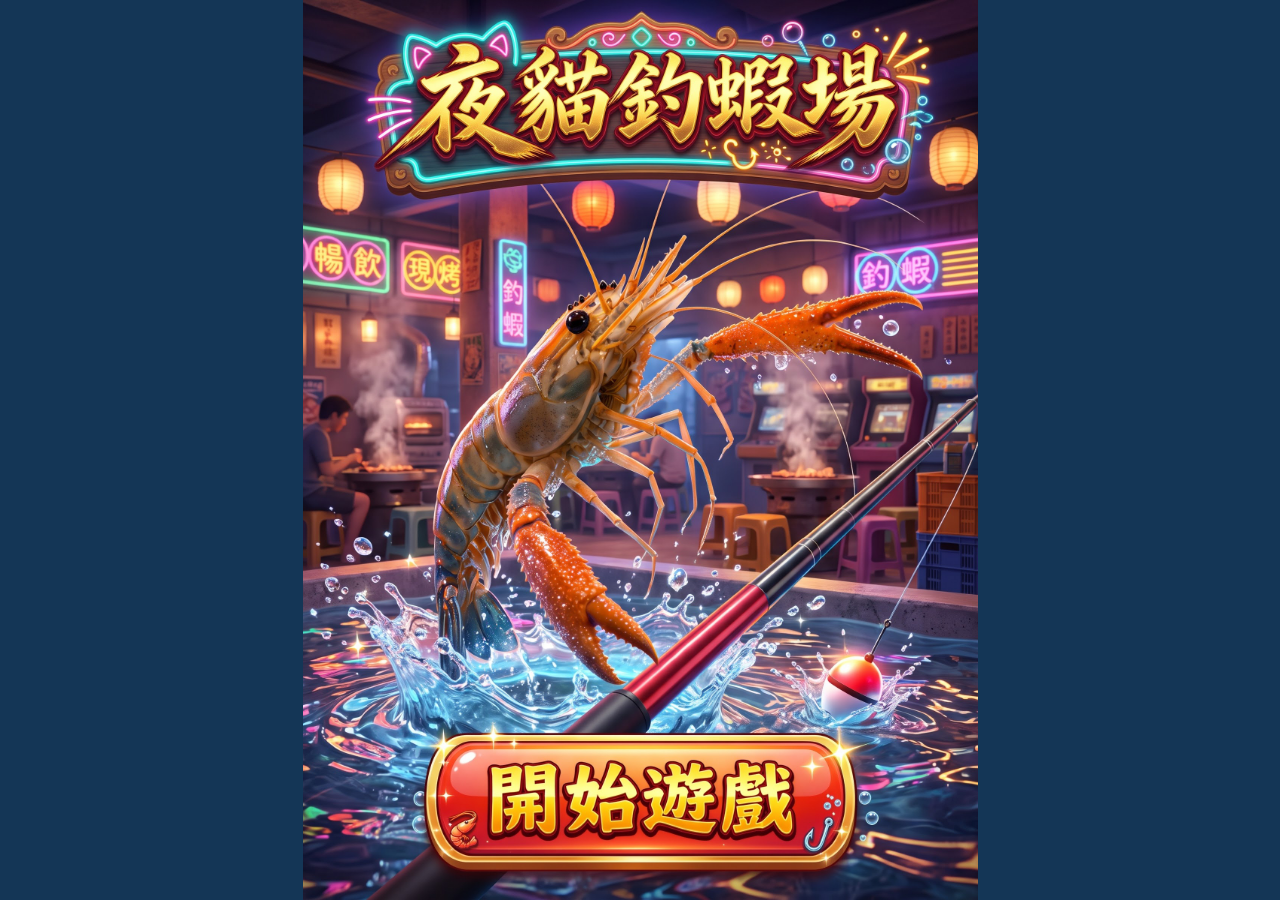
<file: index.html>
<!DOCTYPE html>
<html lang="zh-HK">
<head>
  <meta charset="UTF-8" />
  <meta name="viewport" content="width=device-width, initial-scale=1, viewport-fit=cover" />
  <meta name="theme-color" content="#101614" />
  <title>夜貓釣蝦場｜香港釣蝦模擬</title>
  <meta name="description" content="香港釣蝦場娛樂模擬器：拋竿、睇浮標、開槍、搏蝦。純娛樂，唔係真實投注。" />
  <meta property="og:type" content="website" />
  <meta property="og:locale" content="zh_HK" />
  <meta property="og:site_name" content="夜貓釣蝦場" />
  <meta property="og:title" content="夜貓釣蝦場｜香港釣蝦模擬" />
  <meta property="og:description" content="香港釣蝦場娛樂模擬器：拋竿、睇浮標、開槍、搏蝦。純娛樂，唔係真實投注。" />
  <meta property="og:url" content="https://louischeng111-cmd.github.io/nightcat-prawing/" />
  <meta property="og:image" content="https://louischeng111-cmd.github.io/nightcat-prawing/covers/1792923156254.jpg" />
  <meta property="og:image:width" content="1792" />
  <meta property="og:image:height" content="2400" />
  <meta property="og:image:alt" content="夜貓釣蝦場霓虹夜市封面：霓虹招牌、大蝦躍出水面、釣竿浮標" />
  <meta name="twitter:card" content="summary_large_image" />
  <meta name="twitter:title" content="夜貓釣蝦場｜香港釣蝦模擬" />
  <meta name="twitter:description" content="香港釣蝦場娛樂模擬器：拋竿、睇浮標、開槍、搏蝦。純娛樂，唔係真實投注。" />
  <meta name="twitter:image" content="https://louischeng111-cmd.github.io/nightcat-prawing/covers/1792923156254.jpg" />
  <link rel="preload" as="image" href="covers/1792923156254.jpg" />
  <link rel="preconnect" href="https://fonts.googleapis.com" />
  <link rel="preconnect" href="https://fonts.gstatic.com" crossorigin />
  <link href="https://fonts.googleapis.com/css2?family=Noto+Sans+TC:wght@400;600;700;900&family=Zen+Maru+Gothic:wght@500;700;900&display=swap" rel="stylesheet" />
  <script src="data/palette.js?v=gear2x-v1"></script>
  <link rel="stylesheet" href="styles.css?v=gear2x-v1" />
</head>
<body>
  <div id="app">
    <div id="canvas-wrap" aria-hidden="true"></div>

    <!-- Cover splash. Dismiss to the existing setup screen. -->
    <section id="splash" class="splash" aria-label="夜貓釣蝦場">
      <div class="splash-frame">
        <img src="covers/1792923156254.jpg" alt="夜貓釣蝦場霓虹夜市封面：霓虹招牌、大蝦躍出水面、釣竿浮標" />
        <button type="button" class="splash-start" id="btn-splash-start">
          <span class="splash-start-label">開始遊戲</span>
        </button>
      </div>
    </section>

    <!-- Setup -->
    <section id="setup" class="screen" aria-label="揀裝備" aria-hidden="true" inert>
      <div class="logo">
        <div class="badge">HK INDOOR PRAWNING</div>
        <h1><span class="mark">夜貓</span>釣蝦場</h1>
        <p>香港室內釣蝦場 · 寫實娛樂模擬</p>
      </div>
      <div class="setup-card">
        <div class="setup-section">
          <h2>1. 蝦竿</h2>
          <div class="option-row cols-3" id="opt-rod" role="listbox" aria-label="釣竿"></div>
        </div>
        <div class="setup-section">
          <h2>2. 阿波／標</h2>
          <div class="option-row cols-3" id="opt-float" role="listbox" aria-label="浮標"></div>
        </div>
        <div class="setup-section">
          <h2>3. 餌</h2>
          <div class="option-row cols-3" id="opt-bait" role="listbox" aria-label="餌"></div>
        </div>
        <div class="setup-section">
          <h2>4. 水深</h2>
          <div class="option-row cols-3" id="opt-depth" role="listbox" aria-label="水深"></div>
        </div>
        <div class="setup-section">
          <h2>5. 池位</h2>
          <div class="option-row cols-3" id="opt-seat" role="listbox" aria-label="池位"></div>
        </div>
        <button type="button" class="btn btn-primary" id="btn-start">入場開釣</button>
        <p class="disclaimer">娛樂模擬，唔係真實投注 · 同任何釣蝦場／彩票無關</p>
      </div>
    </section>

    <!-- HUD -->
    <div id="hud" class="hidden" aria-live="polite">
      <div class="top-bar">
        <div class="pill-row">
          <span class="pill" id="pill-basket" title="蝦簍"><span class="k">已釣</span><span class="v"><strong id="basket-count">0</strong><em>尾</em></span></span>
          <span class="pill" title="總重"><span class="k">總重量</span><span class="v"><strong id="basket-weight">0.0</strong><em>兩</em></span></span>
          <span class="pill" id="pill-dex" title="圖鑑"><span class="k">圖鑑</span><span class="v"><strong id="dex-count">0/6</strong></span></span>
          <span class="pill" id="pill-coins" title="夜幣"><span class="k">夜幣</span><span class="v"><strong id="coin-count">0</strong></span></span>
          <span class="pill status" id="pill-status">待命</span>
        </div>
        <div class="hud-tools">
          <button type="button" class="sound-pill" id="btn-sound" title="聲效" aria-pressed="false">♪ 音效關</button>
          <div class="icon-row">
            <button type="button" class="icon-btn" id="btn-shop" title="商店／月卡">🛒</button>
            <button type="button" class="icon-btn" id="btn-contracts" title="今日合約">📋</button>
            <button type="button" class="icon-btn" id="btn-dex" title="圖鑑">🦐</button>
            <button type="button" class="icon-btn" id="btn-boss" title="老闆冇蝦啊">📢</button>
            <button type="button" class="icon-btn" id="btn-guide" title="操作說明">📖</button>
            <button type="button" class="icon-btn" id="btn-basket" title="蝦簍">🧺</button>
          </div>
        </div>
      </div>
      <div class="contract-strip" id="contract-strip" aria-label="今日合約"></div>
      <div class="bite-flash" id="bite-flash">滅頂！快開槍！</div>
      <div class="wow-stamp" id="wow-stamp" aria-hidden="true"></div>
      <div class="tension-wrap" id="tension-wrap">
        <div class="tension-label">線張力 · <span id="tension-state">適中</span></div>
        <div class="tension-bar"><div class="tension-fill" id="tension-fill"></div></div>
        <div class="tension-hint" id="tension-hint">按住「開槍」拉緊 · 鬆開放線</div>
      </div>
      <div class="bottom-bar">
        <div class="toast" id="toast" role="status"></div>
        <div class="secondary-actions">
          <button type="button" class="btn btn-action" id="btn-cast">拋竿</button>
          <button type="button" class="btn btn-action" id="btn-tease" disabled>逗蝦</button>
        </div>
        <button type="button" class="btn btn-action fire" id="btn-strike" disabled><span class="bolt" aria-hidden="true">⚡</span>開槍</button>
      </div>
    </div>

    <div class="boss-banner" id="boss-banner" role="status">
      <strong>老闆：「得啦得啦，即刻倒蝦！」</strong>
      <span>活蝦入池，就餌率短暫上升 · 撳呢度關閉</span>
    </div>

    <p class="tiny-foot">娛樂模擬 · 唔係真實投注</p>

    <!-- Guide -->
    <div class="modal-backdrop hidden" id="modal-guide" role="dialog" aria-modal="true" aria-labelledby="guide-title">
      <div class="modal">
        <h3 id="guide-title">操作說明</h3>
        <ol>
          <li>撳「拋竿」將餌落水，盯住水面浮標。</li>
          <li>浮標會試探點動；真正「滅頂」（沉落水）就即刻「開槍」或撳空白鍵。</li>
          <li>搏蝦時按住「開槍」拉緊、鬆開放線；張力太高斷線，太低走蝦。</li>
          <li>「逗蝦」輕提一下，有機會催促就餌。</li>
          <li>「📢」叫老闆倒蝦，短暫提升活躍度。</li>
          <li>入場前揀水深：淺／中／深會影響邊種蝦較易上鉤。</li>
          <li>📋 今日合約、🦐 圖鑑會跟住你嘅漁獲更新（本地存檔）。</li>
          <li>🛒 商店用夜幣買外觀／便利；月卡係沙盒解鎖，唔加咬口。</li>
        </ol>
        <div class="actions">
          <button type="button" class="btn btn-primary" id="btn-guide-close" style="width:auto">明白</button>
        </div>
      </div>
    </div>

    <!-- Basket -->
    <div class="modal-backdrop hidden" id="modal-basket" role="dialog" aria-modal="true" aria-labelledby="basket-title">
      <div class="modal">
        <h3 id="basket-title">蝦簍</h3>
        <div class="basket-stats">
          <div><span class="n" id="modal-count">0</span><span class="l">尾數</span></div>
          <div><span class="n" id="modal-weight">0.0</span><span class="l">總重（兩）</span></div>
        </div>
        <ul class="basket-list" id="basket-list"></ul>
        <div class="actions">
          <button type="button" class="btn btn-ghost" id="btn-basket-close">關閉</button>
        </div>
      </div>
    </div>

    <!-- Contracts -->
    <div class="modal-backdrop hidden" id="modal-contracts" role="dialog" aria-modal="true" aria-labelledby="contracts-title">
      <div class="modal">
        <h3 id="contracts-title">今日合約</h3>
        <ul class="contract-list" id="contracts-list"></ul>
        <p class="modal-note">每日刷新 · 完成只係進度，唔會課金</p>
        <div class="actions">
          <button type="button" class="btn btn-ghost" id="btn-contracts-close">關閉</button>
        </div>
      </div>
    </div>

    <!-- Dex / 圖鑑 -->
    <div class="modal-backdrop hidden" id="modal-dex" role="dialog" aria-modal="true" aria-labelledby="dex-title">
      <div class="modal modal-wide">
        <h3 id="dex-title">蝦類圖鑑</h3>
        <div class="dex-grid" id="dex-grid"></div>
        <p class="modal-note">首次入簍先解鎖 · 本地存檔</p>
        <div class="actions">
          <button type="button" class="btn btn-ghost" id="btn-dex-close">關閉</button>
        </div>
      </div>
    </div>

    <!-- Shop / Pass -->
    <div class="modal-backdrop hidden" id="modal-shop" role="dialog" aria-modal="true" aria-labelledby="shop-title">
      <div class="modal modal-wide">
        <h3 id="shop-title">商店 · 夜幣／月卡</h3>
        <p class="modal-note">沙盒試買 · 唔係真實收費 · <strong>唔賣咬鉤機率</strong></p>
        <div class="shop-pass" id="shop-pass"></div>
        <h4 class="shop-sub">夜幣商品</h4>
        <div class="shop-grid" id="shop-grid"></div>
        <p class="modal-note" id="shop-balance">夜幣：0</p>
        <div class="actions">
          <button type="button" class="btn btn-ghost" id="btn-shop-close">關閉</button>
        </div>
      </div>
    </div>

    <!-- Result -->
    <div class="modal-backdrop hidden" id="modal-result" role="dialog" aria-modal="true">
      <div class="modal">
        <div class="result-card" id="result-card"></div>
        <div class="actions" style="justify-content:center">
          <button type="button" class="btn btn-primary" id="btn-result-ok" style="width:auto;min-width:140px">繼續開釣</button>
        </div>
      </div>
    </div>
  </div>

  <div id="turn-portrait" class="turn-portrait" role="status">請轉直機玩</div>

  <script>
    (function () {
      function preferPortrait() {
        try {
          var o = screen.orientation;
          if (!o || typeof o.lock !== "function") return;
          var done = function () {};
          var fail = function () {
            try {
              var again = o.lock("portrait");
              if (again && typeof again.catch === "function") again.catch(done);
            } catch (e2) {}
          };
          var first = o.lock("portrait-primary");
          if (first && typeof first.catch === "function") first.catch(fail);
        } catch (e) {}
      }
      preferPortrait();
      window.addEventListener("pointerdown", preferPortrait, { passive: true });
    })();
  </script>
  <script src="vendor/three.min.js?v=gear2x-v1"></script>
  <script src="data/species.js?v=gear2x-v1"></script>
  <script src="data/techniques.js?v=gear2x-v1"></script>
  <script src="data/progress.js?v=gear2x-v1"></script>
  <script src="data/shop.js?v=gear2x-v1"></script>
  <script src="data/sponsors.js?v=gear2x-v1"></script>
  <script src="data/wow.js?v=gear2x-v1"></script>
  <script src="app.js?v=gear2x-v1"></script>
</body>
</html>
</file>
<file: styles.css>
/* 夜貓釣蝦場 — AU warehouse UI.
   Runtime colors come from data/palette.js (inline on <html>).
   Fallbacks below match that file so the sheet still paints if the script is blocked. */
:root {
  --bg: #101614;
  --bg-warm: #101614;
  --chrome: #101614;
  --card: #101d1a;
  --line: #2f9a78;
  --neon: #2bff88;
  --orange: #f26512;
  --orange-hot: #ff8a2a;
  --gold: #ffca28;
  --hud-text: #f4faf6;
  --sage: #8fd4b4;
  --wall: #e8e2dc;
  --wall-deep: #d9d3cc;
  --panel: #f7f4ef;
  --panel-dark: #14211c;
  --paper: #f7f4ef;
  --paper-shade: #efeae3;
  --ink: #161311;
  --text: #161311;
  --text-on-dark: #f4faf6;
  --accent: #f26512;
  --accent-deep: #f26512;
  --brush: #e06a22;
  --brush-deep: #c44712;
  --accent-blue: #0e8c90;
  --sea: #0e8c90;
  --sea-bright: #14a3a0;
  --sea-deep: #143656;
  --sea-surface: #12b0aa;
  --sea-highlight: #1ec4bc;
  --sea-button: #8eafd0;
  --rod-red: #c51628;
  --rod-black: #1a1c20;
  --amber: #ffca28;
  --amber-soft: #ffca28;
  --muted: #6e6860;
  --muted-on-dark: #b7c4bc;
  --danger: #b42318;
  --ok: #1b7a45;
  --warn: #a56b12;
  --border: rgba(47, 154, 120, 0.45);
  --shadow: 0 10px 28px rgba(0, 0, 0, 0.35);
  --radius: 14px;
  --font: "Noto Sans TC", "PingFang HK", "Microsoft JhengHei", system-ui, sans-serif;
  --display: "Zen Maru Gothic", "Noto Sans TC", "PingFang HK", system-ui, sans-serif;
}

* { box-sizing: border-box; margin: 0; padding: 0; }

html, body {
  height: 100%;
  overflow: hidden;
  background: var(--bg);
  color: var(--text-on-dark);
  font-family: var(--font);
  -webkit-tap-highlight-color: transparent;
  user-select: none;
}

#app { position: relative; width: 100%; height: 100%; }

#canvas-wrap {
  position: absolute;
  z-index: 0;
  top: calc(8.8rem + env(safe-area-inset-top, 0px));
  right: 0.55rem;
  bottom: calc(8.35rem + env(safe-area-inset-bottom, 0px));
  left: 0.55rem;
  border-radius: 16px;
  overflow: hidden;
  background: var(--sage);
  /* Middle-view drag is look-yaw; don't let the browser steal it. */
  touch-action: none;
}
@media (min-width: 840px) {
  #canvas-wrap {
    top: calc(8.2rem + env(safe-area-inset-top, 0px));
    right: 1rem;
    left: 1rem;
    border-radius: 18px;
  }
}
@media (max-height: 520px) {
  #canvas-wrap {
    top: 4.5rem;
    bottom: 6.5rem;
  }
}
#canvas-wrap canvas {
  display: block;
  width: 100% !important;
  height: 100% !important;
}

/* ——— Cover splash (neon night-market poster; the art already carries
   a 開始遊戲 button, so the invisible start button sits over it) ——— */
.splash {
  position: absolute;
  inset: 0;
  z-index: 40;
  display: flex;
  align-items: center;
  justify-content: center;
  background: var(--sea-deep);
  cursor: pointer;
}
.splash.hidden { display: none; }
.splash-frame {
  position: relative;
  width: min(100vw, calc(100dvh * 3 / 4));
  height: min(100dvh, calc(100vw * 4 / 3));
}
.splash-frame img {
  display: block;
  width: 100%;
  height: 100%;
  object-fit: fill;
  pointer-events: none;
  user-select: none;
}
/* Hit target sits on the painted 「開始遊戲」 pill (≈26–74% × 70–86% of the 3:4 art). */
.splash-start {
  position: absolute;
  left: 12%;
  top: 82%;
  width: 76%;
  height: 14%;
  padding: 0;
  border: 0;
  border-radius: 999px;
  background: transparent;
  cursor: pointer;
}
.splash-start-label {
  position: absolute;
  width: 1px;
  height: 1px;
  padding: 0;
  margin: -1px;
  overflow: hidden;
  clip: rect(0, 0, 0, 0);
  white-space: nowrap;
  border: 0;
}
.splash-start:hover,
.splash-start:focus-visible {
  background: rgba(255, 255, 255, 0.16);
  box-shadow:
    inset 0 0 0 3px rgba(255, 255, 255, 0.92),
    0 0 28px rgba(255, 255, 255, 0.35);
  outline: none;
}

/* ——— Setup ——— */
.screen {
  position: absolute;
  inset: 0;
  z-index: 20;
  display: flex;
  flex-direction: column;
  align-items: center;
  justify-content: center;
  padding: 1rem;
  color: var(--ink);
  background:
    radial-gradient(ellipse at 50% -12%, rgba(255, 252, 248, 0.95), transparent 58%),
    linear-gradient(180deg, var(--wall) 0%, var(--wall-deep) 100%);
}
.screen.hidden { display: none; }

.logo {
  text-align: center;
  margin-bottom: 1.05rem;
}
.logo .badge {
  display: inline-block;
  font-size: 0.68rem;
  letter-spacing: 0.22em;
  text-transform: uppercase;
  color: var(--ink);
  border: 1px solid var(--ink);
  padding: 0.2rem 0.55rem;
  border-radius: 999px;
  margin-bottom: 0.55rem;
  font-weight: 700;
  background: rgba(255, 252, 248, 0.55);
}
.logo h1 {
  font-family: var(--display);
  font-size: clamp(1.85rem, 5.5vw, 2.55rem);
  letter-spacing: 0.18em;
  color: var(--ink);
  font-weight: 900;
  text-shadow: 2px 2px 0 var(--brush);
  line-height: 1.15;
}
.logo h1 .mark {
  color: var(--ink);
  letter-spacing: 0.12em;
}
.logo p {
  color: var(--muted);
  font-size: 0.86rem;
  margin-top: 0.45rem;
  letter-spacing: 0.06em;
}

.setup-card {
  width: min(540px, 100%);
  background: var(--paper);
  color: var(--text);
  border: 1px solid rgba(255, 252, 248, 0.9);
  border-radius: calc(var(--radius) + 4px);
  padding: 1.15rem 1.15rem 1.3rem;
  box-shadow: 0 24px 48px rgba(22, 19, 17, 0.22), inset 0 1px 0 rgba(255, 255, 255, 0.9);
  max-height: min(78vh, 740px);
  overflow-y: auto;
}

.setup-section { margin-bottom: 1.05rem; }
.setup-section h2 {
  font-family: var(--display);
  font-size: 0.78rem;
  color: var(--ink);
  margin-bottom: 0.5rem;
  letter-spacing: 0.14em;
  font-weight: 800;
  display: flex;
  align-items: center;
  gap: 0.45rem;
}
.setup-section h2::before {
  content: "";
  width: 0.42rem;
  height: 0.18rem;
  border-radius: 2px;
  background: var(--brush);
  flex-shrink: 0;
}

.option-row {
  display: grid;
  grid-template-columns: 1fr;
  gap: 0.45rem;
}
@media (min-width: 420px) {
  .option-row.cols-3 { grid-template-columns: repeat(3, 1fr); }
  .option-row.cols-2 { grid-template-columns: repeat(2, 1fr); }
}

.opt {
  appearance: none;
  background: linear-gradient(180deg, #fff 0%, #f4f6f9 100%);
  border: 1.5px solid rgba(18, 22, 30, 0.1);
  color: var(--text);
  border-radius: 12px;
  padding: 0.7rem 0.7rem 0.65rem;
  cursor: pointer;
  text-align: left;
  font: inherit;
  transition: border-color 0.15s, background 0.15s, box-shadow 0.15s, transform 0.12s;
  position: relative;
  overflow: hidden;
}
.opt::after {
  content: "";
  position: absolute;
  inset: auto 0 0 0;
  height: 3px;
  background: transparent;
  transition: background 0.15s;
}
.opt:hover {
  border-color: rgba(22, 19, 17, 0.28);
  background: linear-gradient(180deg, #fff 0%, var(--paper) 100%);
  transform: translateY(-1px);
}
.opt.selected {
  border-color: var(--ink);
  background: linear-gradient(180deg, #fffdfb 0%, #fff6ee 100%);
  box-shadow: 0 6px 14px rgba(22, 19, 17, 0.08);
}
.opt.selected::after {
  background: var(--brush);
}
.opt .name {
  display: block;
  font-family: var(--display);
  font-weight: 800;
  font-size: 0.92rem;
  letter-spacing: 0.04em;
}
.opt .desc {
  display: block;
  font-size: 0.68rem;
  color: var(--muted);
  margin-top: 0.22rem;
  line-height: 1.4;
}

.btn {
  appearance: none;
  border: none;
  border-radius: 12px;
  font: inherit;
  font-weight: 800;
  cursor: pointer;
  padding: 0.78rem 1.3rem;
  letter-spacing: 0.06em;
  transition: transform 0.1s, filter 0.15s, opacity 0.15s, box-shadow 0.15s;
}
.btn:active { transform: scale(0.98); }
.btn:disabled { opacity: 0.4; cursor: not-allowed; }
.btn-primary {
  background: var(--sea-button);
  color: var(--ink);
  width: 100%;
  margin-top: 0.55rem;
  border: 2px solid rgba(255, 252, 248, 0.92);
  box-shadow:
    var(--shadow),
    inset 0 -3px 0 var(--brush);
  font-family: var(--display);
  font-size: 1.02rem;
}
.btn-primary:hover:not(:disabled) {
  filter: brightness(1.04);
  box-shadow:
    0 12px 26px rgba(22, 19, 17, 0.14),
    inset 0 -3px 0 var(--brush);
}
.btn-ghost {
  background: var(--paper-shade);
  color: var(--text);
  border: 1px solid var(--border);
  box-shadow: 0 1px 0 rgba(255, 255, 255, 0.8);
}
.btn-danger {
  background: var(--paper);
  color: var(--danger);
  border: 1px solid rgba(180, 35, 24, 0.35);
}
.btn-action {
  flex: 1;
  min-width: 0;
  padding: 0.82rem 0.45rem;
  border-radius: 10px;
  font-size: 0.92rem;
  background: linear-gradient(180deg, #fffdfb 0%, var(--paper-shade) 100%);
  color: var(--ink);
  border: 1px solid rgba(22, 19, 17, 0.12);
  box-shadow: 0 2px 8px rgba(22, 19, 17, 0.08);
}
.btn-action.fire {
  border-color: rgba(22, 19, 17, 0.16);
  background: linear-gradient(180deg, #fffdfb 0%, #fff1e6 100%);
  color: var(--ink);
  box-shadow:
    0 2px 8px rgba(22, 19, 17, 0.08),
    inset 0 -3px 0 var(--brush);
}
.btn-action:disabled { opacity: 0.38; }

.disclaimer {
  margin-top: 0.8rem;
  font-size: 0.68rem;
  color: var(--muted);
  text-align: center;
  line-height: 1.4;
}

/* ——— HUD (Space 6: dark chrome around the pool) ——— */
#hud {
  position: absolute;
  inset: 0;
  z-index: 10;
  pointer-events: none;
  display: flex;
  flex-direction: column;
  color: var(--hud-text);
}
#hud > * { pointer-events: auto; }
#hud.hidden { display: none; }
#hud:not(.hidden) ~ .tiny-foot { visibility: hidden; }

.top-bar {
  display: flex;
  flex-direction: column;
  align-items: stretch;
  gap: 0.28rem;
  padding: calc(0.4rem + env(safe-area-inset-top, 0px)) 0.5rem 0.15rem;
  background: var(--chrome);
}
.hud-tools {
  display: flex;
  align-items: center;
  gap: 0.4rem;
}
.pill-row,
.icon-row {
  display: flex;
  align-items: stretch;
  gap: 0.32rem;
  flex-wrap: nowrap;
  overflow-x: auto;
  scrollbar-width: none;
  -webkit-overflow-scrolling: touch;
}
.icon-row { align-items: center; flex: 1 1 auto; }
.pill-row::-webkit-scrollbar,
.icon-row::-webkit-scrollbar { display: none; }
.pill {
  display: flex;
  flex-direction: column;
  align-items: flex-start;
  justify-content: center;
  gap: 0.05rem;
  background: var(--card);
  border: 3px solid var(--neon);
  border-radius: 8px;
  padding: 0.22rem 0.45rem 0.28rem;
  min-height: 46px;
  min-width: 4.4rem;
  font-size: 0.78rem;
  line-height: 1.15;
  white-space: nowrap;
  color: var(--hud-text);
  flex: 1 1 0;
  box-shadow: 0 0 16px rgba(43, 255, 136, 0.5);
}
.pill .k {
  font-size: 0.62rem;
  font-weight: 600;
  color: rgba(244, 250, 246, 0.78);
  letter-spacing: 0.02em;
}
.pill .v {
  font-size: 1.02rem;
  font-weight: 800;
  color: #fff;
  line-height: 1.1;
}
.pill .v em {
  font-style: normal;
  font-weight: 650;
  font-size: 0.68rem;
  margin-left: 0.12rem;
}
.pill strong { color: #fff; font-weight: 800; }
#pill-coins strong { color: var(--gold); }
.pill.status {
  flex: 1.25 1 0;
  font-size: 0.68rem;
  font-weight: 700;
  line-height: 1.25;
  max-width: none;
  overflow: hidden;
  text-overflow: ellipsis;
}
.sound-pill {
  appearance: none;
  flex: 0 0 auto;
  background: var(--card);
  color: var(--hud-text);
  border: 3px solid #ff5252;
  border-radius: 999px;
  padding: 0.22rem 0.7rem;
  min-height: 32px;
  font: inherit;
  font-size: 0.74rem;
  font-weight: 700;
  cursor: pointer;
  white-space: nowrap;
}
.sound-pill::after {
  content: "";
  display: inline-block;
  width: 10px;
  height: 10px;
  border-radius: 50%;
  background: var(--neon);
  margin-left: 0.45rem;
  vertical-align: middle;
  box-shadow: 0 0 6px rgba(43, 255, 136, 0.8);
}
.icon-btn {
  appearance: none;
  flex: 0 0 34px;
  width: 34px;
  min-width: 34px;
  max-width: 34px;
  height: 32px;
  border-radius: 8px;
  border: 3px solid var(--neon);
  background: var(--card);
  color: var(--hud-text);
  box-shadow: 0 0 12px rgba(43, 255, 136, 0.45);
  cursor: pointer;
  font-size: 0.95rem;
  line-height: 1;
  display: grid;
  place-items: center;
  padding: 0;
}
#btn-dex, #btn-boss {
  border-color: #c86bff;
  box-shadow: 0 0 12px rgba(200, 107, 255, 0.5);
}
#btn-guide, #btn-basket {
  border-color: #4da3ff;
  box-shadow: 0 0 12px rgba(77, 163, 255, 0.5);
}
@media (min-width: 840px) {
  .pill { min-height: 50px; font-size: 0.8rem; }
  .icon-btn { flex-basis: 36px; width: 36px; min-width: 36px; max-width: 36px; height: 34px; }
}

.toast {
  min-height: 1.35rem;
  margin: 0;
  background: transparent;
  border: none;
  color: var(--orange-hot);
  padding: 0.05rem 0.15rem 0.1rem;
  border-radius: 0;
  font-size: 0.92rem;
  font-weight: 700;
  letter-spacing: 0.02em;
  opacity: 0;
  transform: none;
  transition: opacity 0.2s;
  pointer-events: none;
  width: 100%;
  max-width: none;
  text-align: center;
  box-shadow: none;
}
.toast.show { opacity: 1; transform: none; }
.toast.alert,
.toast.ok { color: var(--orange-hot); border: none; }

.bite-flash {
  position: absolute;
  left: 50%;
  top: 26%;
  transform: translateX(-50%);
  font-size: clamp(1.25rem, 4.5vw, 1.75rem);
  font-weight: 800;
  color: var(--orange-hot);
  background: rgba(16, 22, 20, 0.78);
  border: 1px solid var(--orange);
  box-shadow: 0 0 24px rgba(242, 101, 18, 0.45);
  padding: 0.45rem 1rem;
  border-radius: 8px;
  text-shadow: 0 0 12px rgba(242, 101, 18, 0.65);
  opacity: 0;
  pointer-events: none;
  letter-spacing: 0.08em;
  z-index: 15;
}
.bite-flash.show {
  opacity: 1;
  animation: pulse 0.5s ease-in-out infinite alternate;
}
@keyframes pulse {
  from { transform: translateX(-50%) scale(1); }
  to { transform: translateX(-50%) scale(1.04); }
}

.tension-wrap {
  position: absolute;
  left: 50%;
  bottom: 10.6rem;
  transform: translateX(-50%);
  width: min(280px, 80vw);
  display: none;
  flex-direction: column;
  gap: 0.3rem;
  align-items: center;
  z-index: 12;
  background: var(--card);
  border: 1px solid var(--line);
  color: var(--hud-text);
  border-radius: 10px;
  padding: 0.55rem 0.75rem;
  box-shadow: var(--shadow);
}
.tension-wrap.show { display: flex; }
.tension-label {
  font-size: 0.78rem;
  color: var(--muted-on-dark);
}
.tension-label span { color: var(--amber-soft); font-weight: 700; }
.tension-bar {
  width: 100%;
  height: 12px;
  border-radius: 6px;
  background: rgba(0, 0, 0, 0.4);
  border: 1px solid rgba(255, 255, 255, 0.12);
  overflow: hidden;
}
.tension-fill {
  height: 100%;
  width: 40%;
  background: linear-gradient(90deg, #5a7a48, #b8860b, #a63d3d);
  border-radius: 5px;
  box-shadow: inset 0 1px 0 rgba(255, 255, 255, 0.35);
  transition: width 0.05s linear;
}
.tension-hint {
  font-size: 0.72rem;
  color: var(--text-on-dark);
}

.bottom-bar {
  margin-top: auto;
  display: flex;
  flex-direction: column;
  gap: 0.35rem;
  padding: 0.2rem 0.7rem calc(0.55rem + env(safe-area-inset-bottom, 0px));
  background: linear-gradient(180deg, rgba(16, 22, 20, 0) 0%, var(--chrome) 22%);
}
.secondary-actions {
  display: flex;
  gap: 0.4rem;
}
.bottom-bar .btn-action {
  background: linear-gradient(180deg, #155a3e 0%, #0d3b2a 55%, #0a2a20 100%);
  color: #fff;
  border: 3px solid var(--neon);
  border-radius: 10px;
  padding: 0.42rem 0.55rem;
  font-size: 0.82rem;
  box-shadow: 0 0 14px rgba(43, 255, 136, 0.4), inset 0 1px 0 rgba(255, 255, 255, 0.35);
}
.bottom-bar .btn-action.fire {
  width: 100%;
  flex: none;
  min-height: 58px;
  border: 3px solid #ffc93c;
  border-radius: 16px;
  padding: 0.7rem 1rem;
  background: linear-gradient(180deg, #ffc93c 0%, #ff9100 35%, var(--orange) 70%, #e4570c 100%);
  color: #ffdf3d;
  text-shadow: 0 2px 0 rgba(122, 36, 0, 0.9), 0 0 14px rgba(0, 0, 0, 0.35);
  font-size: 1.45rem;
  font-weight: 900;
  letter-spacing: 0.16em;
  box-shadow: 0 8px 22px rgba(242, 101, 18, 0.5), inset 0 1px 0 rgba(255, 255, 255, 0.55);
}
.bottom-bar .btn-action.fire:hover:not(:disabled) {
  filter: brightness(1.07);
  box-shadow: 0 10px 24px rgba(242, 101, 18, 0.42), inset 0 1px 0 rgba(255, 255, 255, 0.5);
}
.bottom-bar .btn-action.fire:active:not(:disabled) { transform: scale(0.98); }
.bottom-bar .btn-action.fire .bolt {
  letter-spacing: 0;
  margin-right: 0.4rem;
  color: #ffe566;
}
.bottom-bar .btn-action.fire:disabled { opacity: 0.72; }
@media (max-height: 520px) {
  .bottom-bar .btn-action.fire { min-height: 48px; font-size: 1.15rem; }
  .pill { min-height: 38px; }
}

/* Modals */
.modal-backdrop {
  position: absolute;
  inset: 0;
  z-index: 40;
  background: rgba(22, 19, 17, 0.42);
  backdrop-filter: blur(3px);
  -webkit-backdrop-filter: blur(3px);
  display: flex;
  align-items: center;
  justify-content: center;
  padding: 1rem;
}
.modal-backdrop.hidden { display: none; }
.modal {
  width: min(400px, 100%);
  background: var(--panel);
  color: var(--text);
  border: 1px solid rgba(22, 19, 17, 0.08);
  border-radius: var(--radius);
  box-shadow: 0 24px 48px rgba(22, 19, 17, 0.3);
  padding: 1.05rem;
  max-height: 85vh;
  overflow-y: auto;
  box-shadow: var(--shadow);
}
.modal h3 {
  color: var(--ink);
  font-family: var(--display);
  margin-bottom: 0.6rem;
  font-size: 1.02rem;
}
.modal ol, .modal ul {
  padding-left: 1.15rem;
  color: var(--muted);
  font-size: 0.86rem;
  line-height: 1.55;
  margin-bottom: 0.8rem;
}
.modal li { margin-bottom: 0.3rem; }
.modal .actions {
  display: flex;
  gap: 0.5rem;
  justify-content: flex-end;
  flex-wrap: wrap;
}

.basket-list {
  list-style: none;
  padding: 0;
  margin: 0.45rem 0 0.8rem;
  max-height: 220px;
  overflow-y: auto;
}
.basket-list li {
  display: flex;
  justify-content: space-between;
  gap: 0.5rem;
  padding: 0.42rem 0.45rem;
  border-bottom: 1px solid var(--border);
  font-size: 0.84rem;
  color: var(--text);
}
.basket-stats {
  display: grid;
  grid-template-columns: 1fr 1fr;
  gap: 0.4rem;
  margin-bottom: 0.45rem;
}
.basket-stats div {
  background: var(--paper-shade);
  border-radius: 8px;
  padding: 0.48rem;
  text-align: center;
  border: 1px solid var(--border);
}
.basket-stats .n { display: block; font-size: 1.12rem; color: var(--accent-deep); font-weight: 700; }
.basket-stats .l { font-size: 0.68rem; color: var(--muted); }

/* Catch card — photo receipt vibe */
.result-card {
  text-align: center;
  padding: 0.35rem 0 0.65rem;
}
.result-card .photo {
  width: 120px;
  height: 90px;
  margin: 0 auto 0.65rem;
  border-radius: 6px;
  border: 3px solid var(--paper);
  box-shadow: var(--shadow);
  background:
    radial-gradient(ellipse at 68% 38%, var(--claw, #e25a1c) 0%, transparent 42%),
    radial-gradient(ellipse at 32% 62%, #c4895a 0%, transparent 48%),
    linear-gradient(165deg, #a56b3c 0%, #6a3e24 100%);
  position: relative;
  overflow: hidden;
}
.result-card .photo::after {
  content: "🦐";
  position: absolute;
  inset: 0;
  display: grid;
  place-items: center;
  font-size: 2.4rem;
  filter: saturate(0.85) contrast(1.05);
}
.result-card .photo.fail {
  background: linear-gradient(160deg, #6a6560, #3a3834);
}
.result-card .photo.fail::after { content: "—"; font-size: 1.6rem; color: #aaa; filter: none; }
.result-card .emoji { display: none; }
.result-card .title {
  font-size: 1.1rem;
  font-weight: 700;
  color: var(--ok);
  margin-bottom: 0.3rem;
}
.result-card .title.fail { color: var(--danger); }
.result-card .meta {
  color: var(--muted);
  font-size: 0.88rem;
  line-height: 1.5;
}
.result-card .stamp {
  display: inline-block;
  margin-top: 0.45rem;
  font-size: 0.68rem;
  letter-spacing: 0.08em;
  color: var(--ink);
  border: 1px solid var(--ink);
  box-shadow: 2px 2px 0 var(--brush);
  padding: 0.15rem 0.45rem;
  border-radius: 4px;
}

.boss-banner {
  position: absolute;
  left: 50%;
  top: 38%;
  transform: translate(-50%, -50%);
  z-index: 30;
  background: var(--paper);
  border: 1px solid var(--ink);
  border-radius: var(--radius);
  padding: 1rem 1.2rem;
  text-align: center;
  max-width: 90vw;
  display: none;
  cursor: pointer;
  color: var(--text);
  box-shadow: 3px 3px 0 var(--brush), var(--shadow);
}
.boss-banner.show { display: block; }
.boss-banner strong { color: var(--accent-deep); display: block; margin-bottom: 0.3rem; }
.boss-banner span { color: var(--muted); font-size: 0.84rem; }

.tiny-foot {
  position: absolute;
  bottom: 0.3rem;
  left: 0;
  right: 0;
  text-align: center;
  font-size: 0.62rem;
  color: rgba(22, 19, 17, 0.45);
  pointer-events: none;
  z-index: 5;
}

/* ——— Contracts + 圖鑑 (paper chips on the warehouse hall) ——— */
.contract-strip {
  display: flex;
  flex-wrap: nowrap;
  gap: 0.4rem;
  padding: 0.15rem 0.5rem 0.4rem;
  max-width: 100%;
  overflow-x: auto;
  scrollbar-width: none;
  -webkit-overflow-scrolling: touch;
}
.contract-strip::-webkit-scrollbar { display: none; }
.contract-chip {
  background: var(--card);
  border: 3px solid var(--neon);
  color: var(--hud-text);
  box-shadow: 0 0 12px rgba(43, 255, 136, 0.45);
  border-radius: 10px;
  padding: 0.4rem 0.75rem;
  min-height: 36px;
  font-size: 0.86rem;
  letter-spacing: 0.02em;
  max-width: min(88vw, 360px);
  white-space: nowrap;
  overflow: hidden;
  text-overflow: ellipsis;
  flex: 0 0 auto;
  display: inline-flex;
  align-items: center;
}
.contract-chip.done {
  border-color: rgba(47, 154, 120, 0.85);
  color: #b7e6cf;
}
.contract-chip .prog {
  color: var(--gold);
  font-weight: 800;
  margin-left: 0.2rem;
}

.modal-wide { width: min(520px, 94vw); }
.modal-note {
  font-size: 0.72rem;
  color: var(--muted);
  margin: -0.35rem 0 0.7rem;
}

.contract-list {
  list-style: none;
  padding: 0;
  margin: 0 0 0.6rem;
}
.contract-list li {
  border: 1px solid var(--border);
  border-radius: 10px;
  padding: 0.55rem 0.65rem;
  margin-bottom: 0.45rem;
  background: var(--paper-shade);
  color: var(--text);
}
.contract-list li.done {
  background: #e8f0ea;
  border-color: rgba(70, 130, 90, 0.35);
}
.contract-list .ctitle {
  font-weight: 700;
  font-size: 0.9rem;
  margin-bottom: 0.15rem;
}
.contract-list .cdesc {
  font-size: 0.78rem;
  color: var(--muted);
  margin-bottom: 0.25rem;
}
.contract-list .cprog {
  font-size: 0.75rem;
  color: var(--ink);
  font-weight: 600;
}

.dex-grid {
  display: grid;
  grid-template-columns: repeat(2, 1fr);
  gap: 0.45rem;
  margin-bottom: 0.55rem;
}
@media (min-width: 480px) {
  .dex-grid { grid-template-columns: repeat(3, 1fr); }
}
.dex-card {
  border: 1px solid var(--border);
  border-radius: 10px;
  padding: 0.55rem 0.5rem 0.6rem;
  background: var(--paper-shade);
  min-height: 108px;
}
.dex-card.locked {
  background: var(--wall-deep);
  color: var(--muted);
}
.dex-card .dname {
  font-weight: 800;
  font-size: 0.84rem;
  margin-bottom: 0.15rem;
  font-family: var(--display);
}
.dex-card .drarity {
  font-size: 0.65rem;
  letter-spacing: 0.08em;
  color: #5a6470;
  margin-bottom: 0.3rem;
}
.dex-card .dblurb {
  font-size: 0.7rem;
  color: var(--muted);
  line-height: 1.4;
}
.dex-card .dmeta {
  margin-top: 0.35rem;
  font-size: 0.68rem;
  color: var(--ink);
  font-weight: 600;
}
.dex-card.rarity-rare .drarity { color: var(--sea); }
.dex-card.rarity-legend .drarity { color: var(--rod-red); }
.dex-card.rarity-uncommon .drarity { color: var(--ok); }

.result-card .feedback {
  margin-top: 0.45rem;
  font-size: 0.78rem;
  color: #3a4a3c;
  line-height: 1.45;
}

/* ——— roadmap-p3: shop / wow / pass ——— */
#pill-coins strong { color: var(--gold); }
.wow-stamp {
  position: absolute;
  left: 50%;
  top: 34%;
  transform: translate(-50%, -50%) rotate(-8deg) scale(0.85);
  z-index: 12;
  pointer-events: none;
  opacity: 0;
  font-family: var(--display);
  font-weight: 900;
  font-size: clamp(1.1rem, 4vw, 1.55rem);
  letter-spacing: 0.12em;
  color: var(--ink);
  background: var(--paper);
  border: 3px solid var(--ink);
  padding: 0.45rem 0.9rem;
  border-radius: 6px;
  box-shadow: 4px 4px 0 var(--brush);
  transition: opacity 0.15s, transform 0.2s;
}
.wow-stamp.show {
  opacity: 1;
  transform: translate(-50%, -50%) rotate(-6deg) scale(1);
}
#canvas-wrap.shake {
  animation: wow-shake 0.38s linear;
}
@keyframes wow-shake {
  0%, 100% { transform: translate(0, 0); }
  20% { transform: translate(-3px, 2px); }
  40% { transform: translate(3px, -2px); }
  60% { transform: translate(-2px, -2px); }
  80% { transform: translate(2px, 1px); }
}
.result-card.frame-silver .stamp {
  border-color: rgba(180, 190, 210, 0.85);
  color: #5a6578;
}
.result-card.frame-bamboo {
  box-shadow: inset 0 0 0 3px rgba(120, 90, 40, 0.35);
}
.shop-sub {
  font-family: var(--display);
  font-size: 0.82rem;
  letter-spacing: 0.1em;
  color: var(--ink);
  margin: 0.75rem 0 0.4rem;
}
.shop-pass {
  border: 1px solid var(--border);
  border-radius: 12px;
  padding: 0.7rem 0.75rem;
  background: var(--paper-shade);
  margin-bottom: 0.35rem;
}
.shop-pass h4 {
  font-size: 0.95rem;
  margin-bottom: 0.25rem;
}
.shop-pass .pass-status {
  font-size: 0.75rem;
  color: var(--muted);
  margin-bottom: 0.45rem;
}
.shop-pass table {
  width: 100%;
  border-collapse: collapse;
  font-size: 0.72rem;
  margin-bottom: 0.55rem;
}
.shop-pass th, .shop-pass td {
  border-bottom: 1px solid var(--border);
  padding: 0.28rem 0.2rem;
  text-align: left;
  vertical-align: top;
}
.shop-pass th { color: #5a6470; font-weight: 700; }
.shop-grid {
  display: grid;
  grid-template-columns: 1fr;
  gap: 0.4rem;
}
@media (min-width: 480px) {
  .shop-grid { grid-template-columns: 1fr 1fr; }
}
.shop-item {
  border: 1px solid var(--border);
  border-radius: 10px;
  padding: 0.55rem 0.6rem;
  background: var(--paper-shade);
}
.shop-item .iname { font-weight: 800; font-size: 0.84rem; margin-bottom: 0.15rem; }
.shop-item .idesc { font-size: 0.72rem; color: var(--muted); margin-bottom: 0.35rem; line-height: 1.35; }
.shop-item .irow {
  display: flex;
  align-items: center;
  justify-content: space-between;
  gap: 0.4rem;
}
.shop-item .iprice { font-size: 0.78rem; font-weight: 700; color: var(--brush-deep); }
.shop-item button {
  appearance: none;
  border: 1px solid rgba(18, 22, 30, 0.18);
  background: #fff;
  border-radius: 8px;
  padding: 0.28rem 0.55rem;
  font-size: 0.75rem;
  font-weight: 700;
  cursor: pointer;
  font-family: var(--font);
}
.shop-item button:disabled {
  opacity: 0.45;
  cursor: default;
}
.pass-active-chip {
  display: inline-block;
  background: rgba(70, 130, 90, 0.18);
  color: #1b5e35;
  border-radius: 999px;
  padding: 0.12rem 0.45rem;
  font-size: 0.68rem;
  font-weight: 700;
}

/* Phone / tablet held sideways. Cover only; the layout underneath stays put. */
.turn-portrait {
  display: none;
}
@media (orientation: landscape) and (pointer: coarse) {
  .turn-portrait {
    display: flex;
    position: fixed;
    inset: 0;
    z-index: 80;
    align-items: center;
    justify-content: center;
    margin: 0;
    padding: 1.5rem;
    background: var(--chrome);
    color: var(--hud-text);
    font-family: var(--font);
    font-size: 1.35rem;
    font-weight: 800;
    letter-spacing: 0.06em;
    text-align: center;
  }
}
</file>
